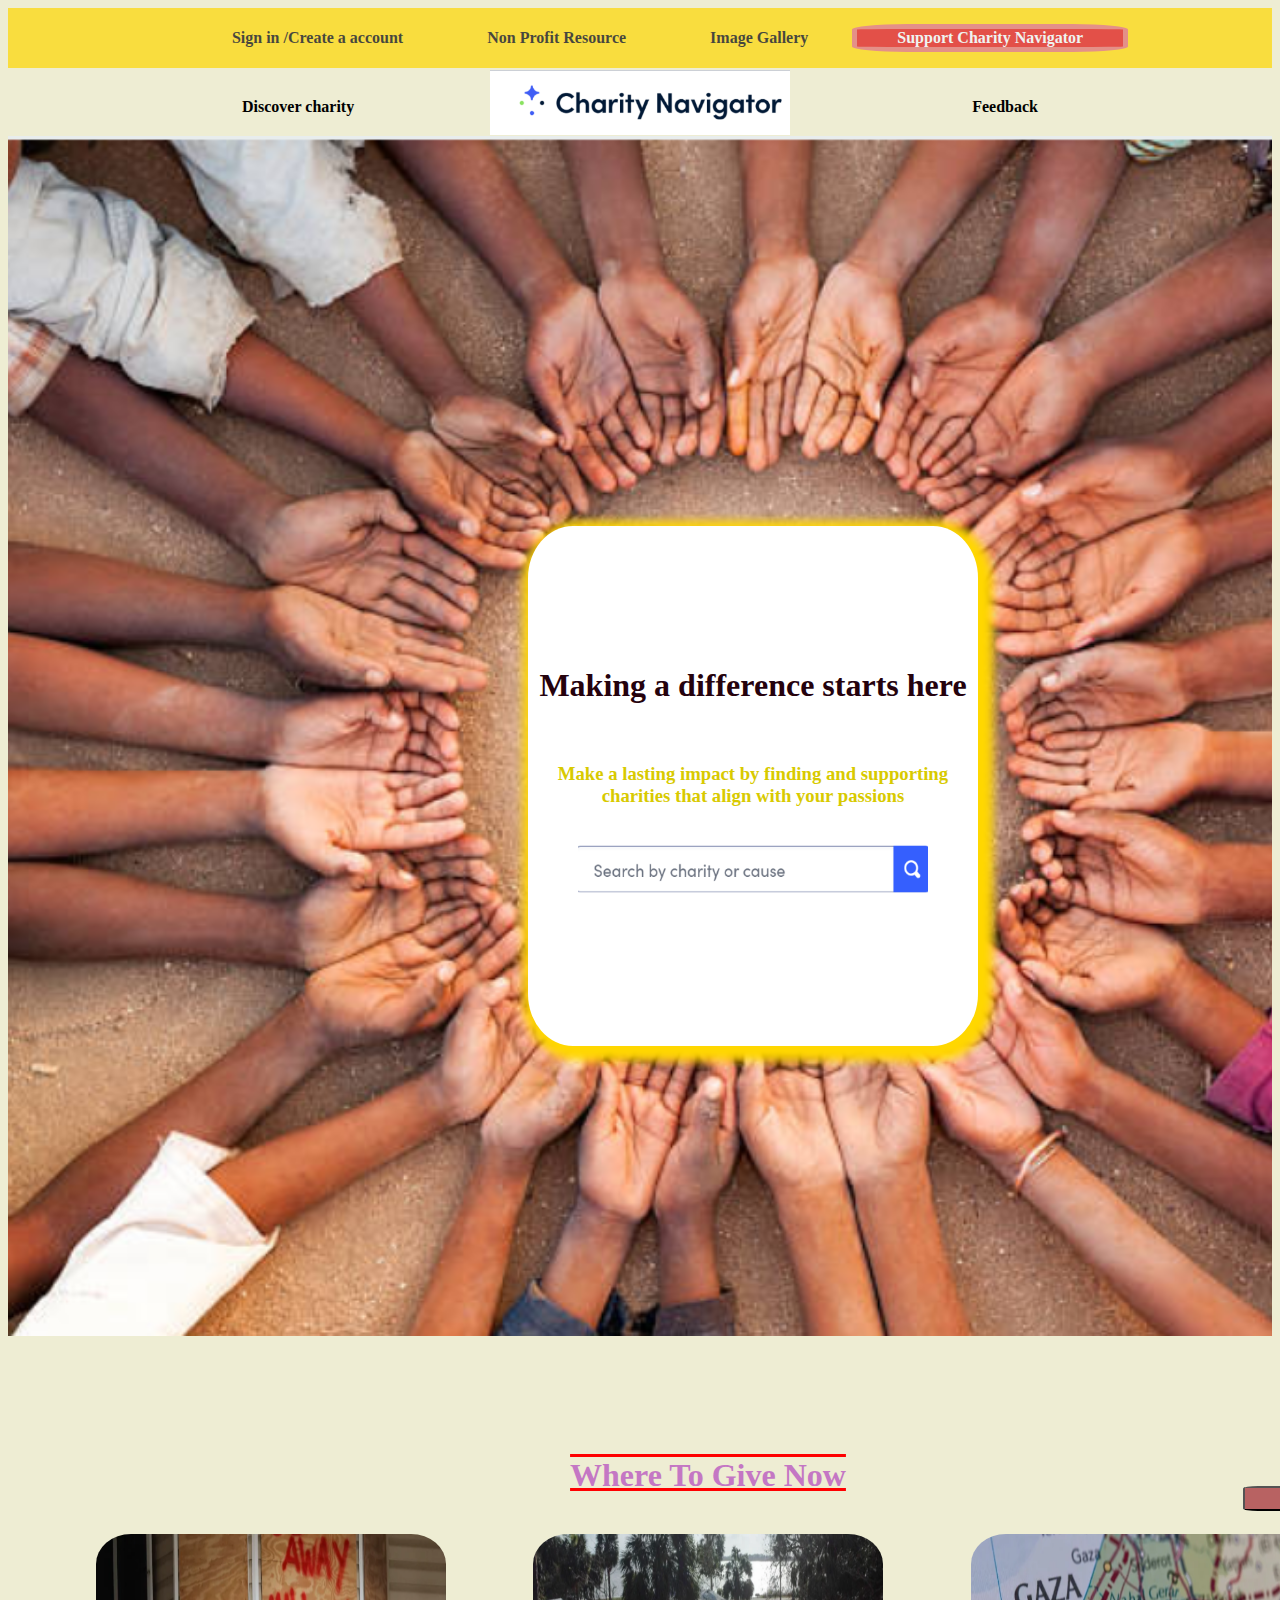
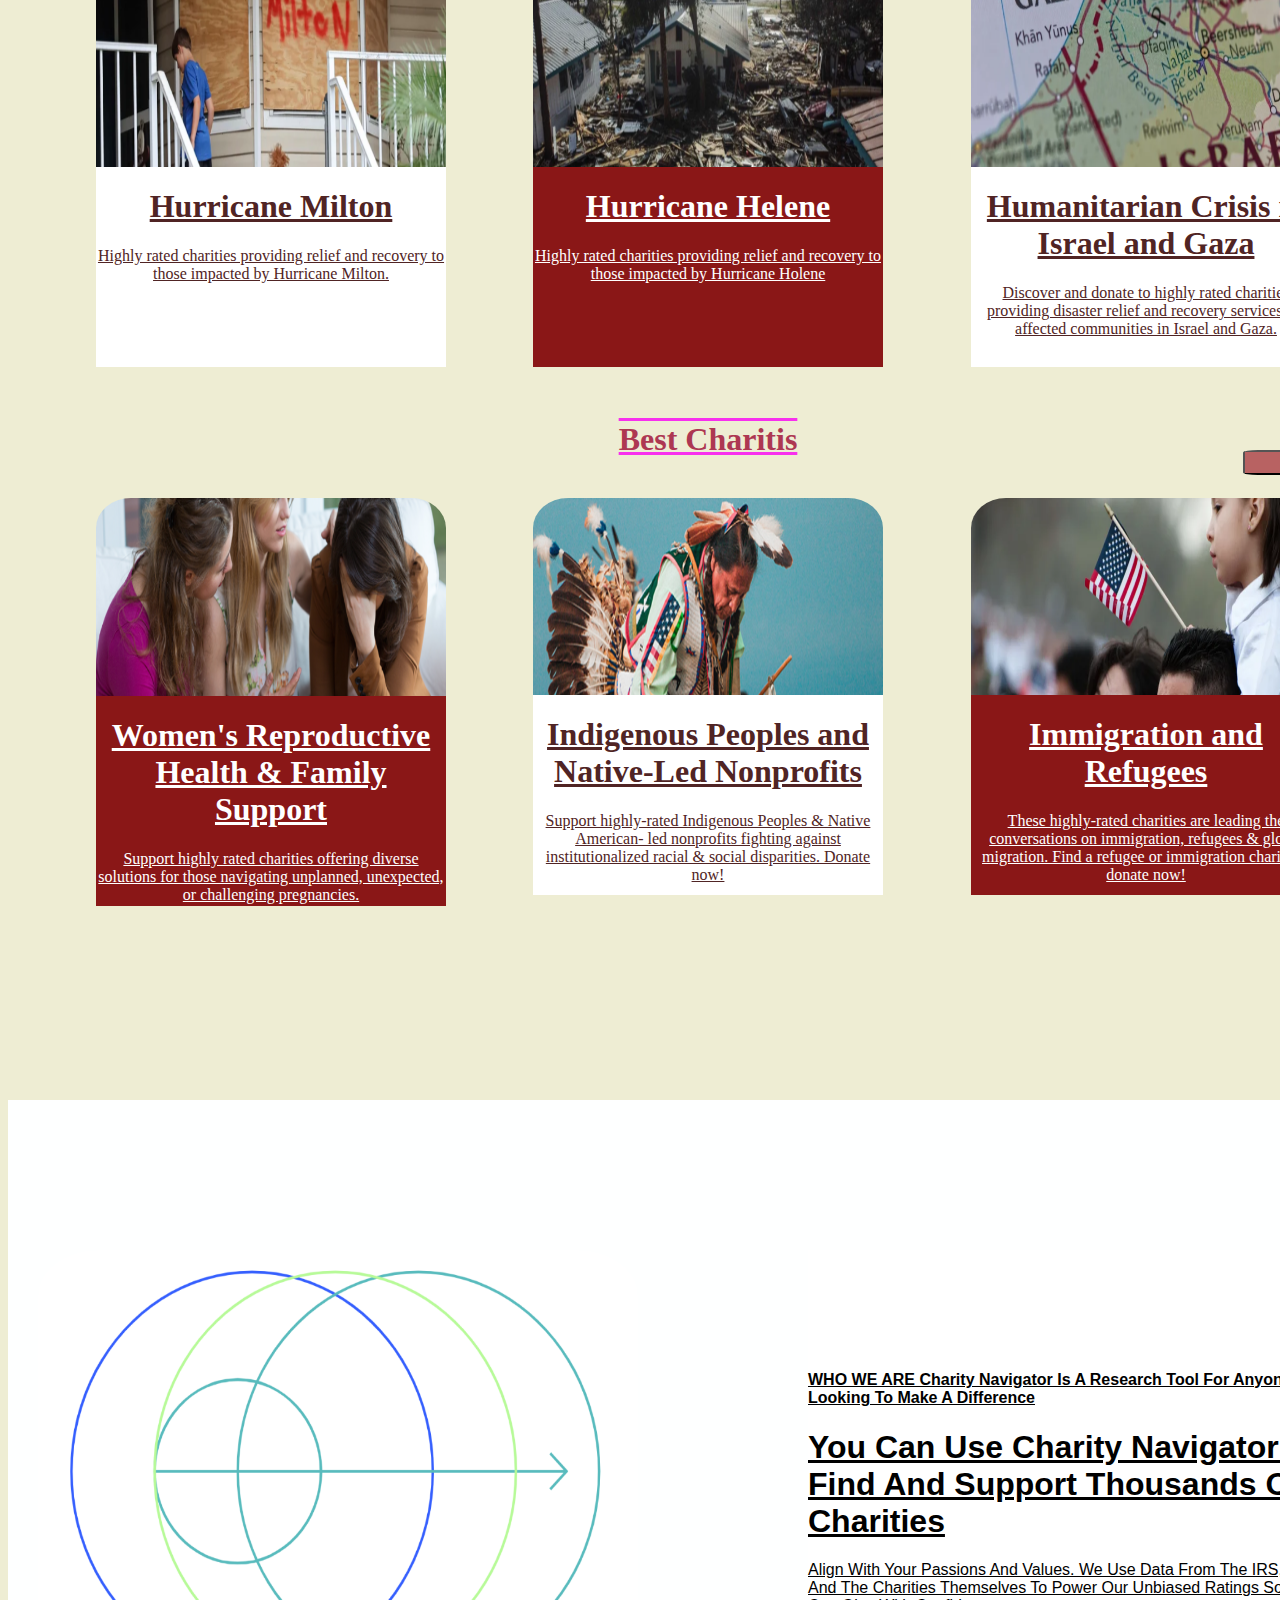
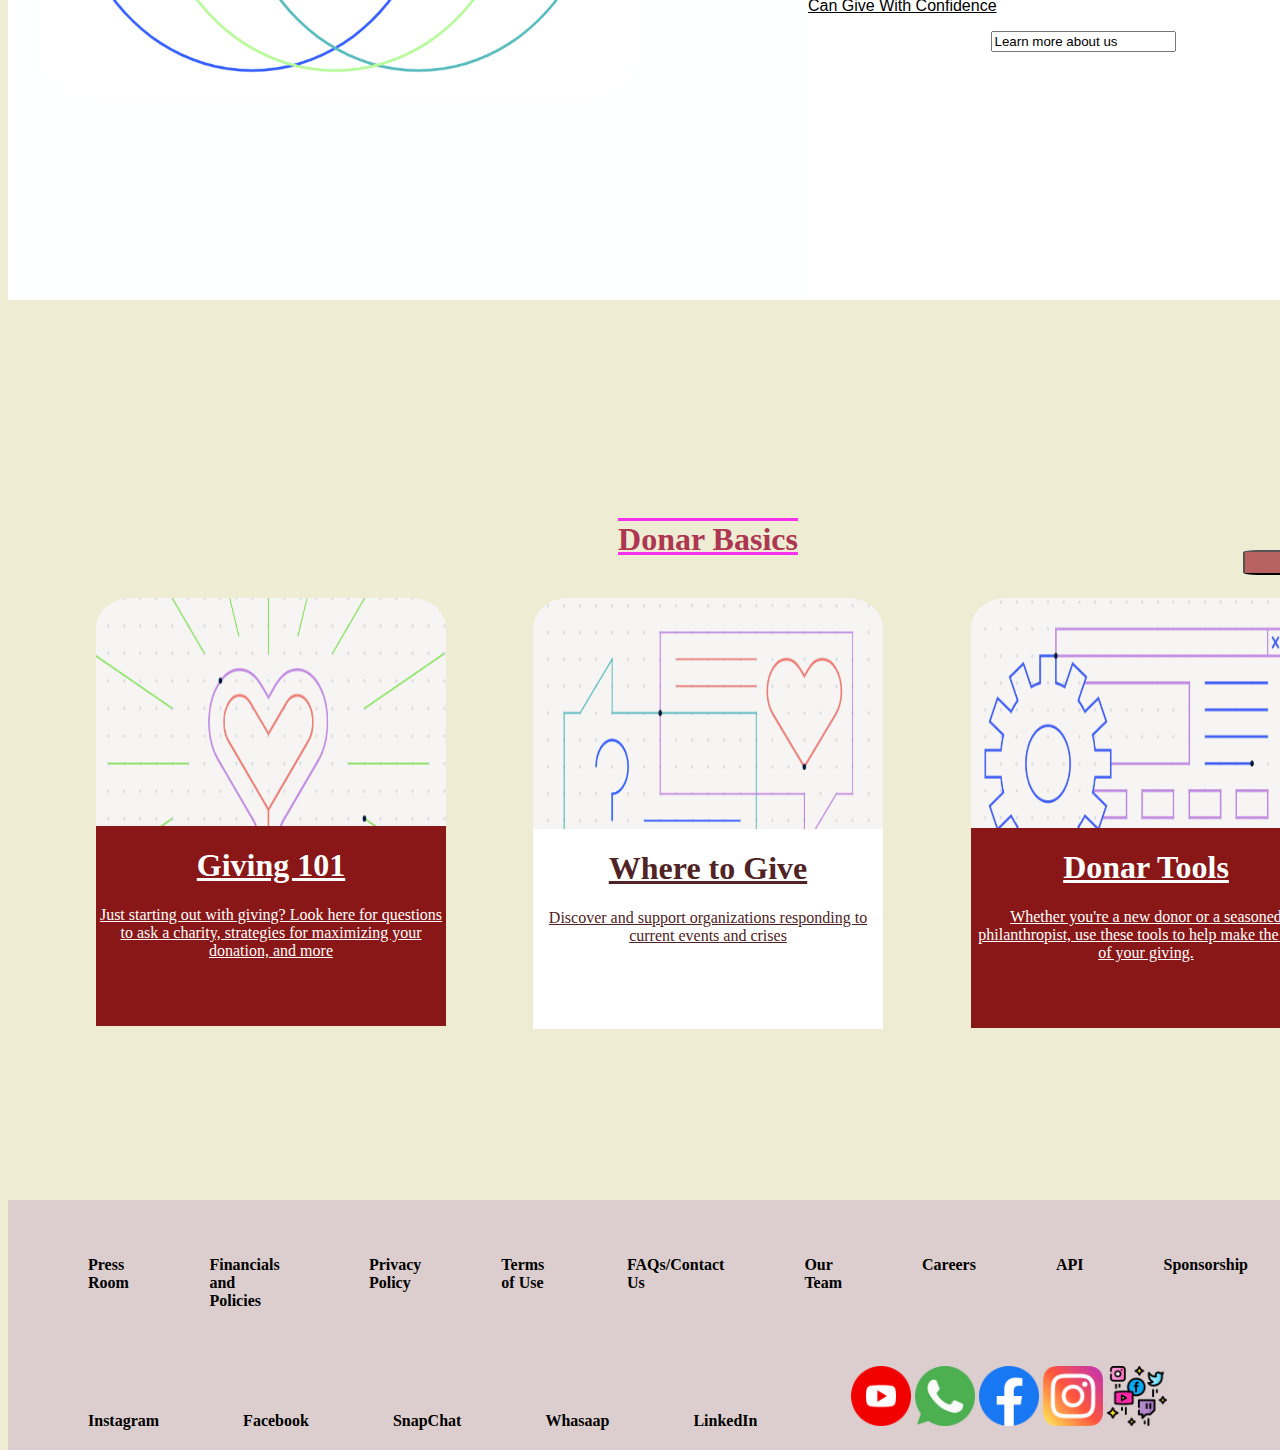
<file: index.html>
<!DOCTYPE html>
<html lang="en">
<head>
    <meta charset="UTF-8">
    <meta name="viewport" content="width=device-width, initial-scale=1.0">
    <title>Charity Donation Website</title>
    <link rel="stylesheet" href="style.css">
</head>
<body>
    <header id="home">
        <div class="outer">
        <ul style="color: black;">
            <a href="sign.html"><li>Sign in /Create a account</li></a>
            <a href="https://nonprofitssource.com/"><li>Non Profit Resource</li></a>
            <a href="image.html"><li>Image Gallery</li></a>
            <div class="divbox"><a href="https://nonprofitssource.com/">Support Charity Navigator</a></div>
            <!-- <img  id="startimg" src="Gallery/Screenshot 2024-12-09 012407.png" alt="image"> -->
        </ul>
    </div>
        <div class="seched">
            <img href="#home" id="secimg"src="Gallery/Screenshot 2024-12-09 013449.png" alt="img">
            <a id="a"href="form.html">Discover charity</a>
            <a  id="a" href="#page6">Donar Basics</a>
            <a id="a" href="feedback.html">Feedback</a>
        </div>
    </header>
     <content>
         <div class="out">
            <!-- <img id="img2" src="Gallery/Screenshot 2024-12-10 061617.png" alt="img">
            <img id="img3" src="Gallery/Screenshot 2024-12-10 231251.png" alt="img"> -->
            <div class="he">
                <h1 id="www">Making a difference starts here</h1>
                <br>
                <h3>Make a lasting impact by finding and supporting charities that align with your passions</h3>
                <br>
                <img id="search" src="Gallery/Screenshot 2024-12-10 061539.png" alt="img">
            </div>
            <!-- <img class="img" src="Gallery/Screenshot 2024-12-10 061602.png" alt="img"> -->
        </div>
        <!-- <div class="page2">
        <div class="box2">
              <h1 id="h">HOLIDAY SEASON</h1>
                <br>
                <h2>Make an impact this Holiday Season</h2>
                <br>
                <p>With our ratings and tools, giving confidently becomes easy, transforming your generosity into powerful impact for the causes you care about.</p>
                <br>
                <input id="button1" type="button" value="Holiday Giving Hub!">
                <input id="button2" type="button" value="Support Charity Navigator">
        </div> -->
        <div class="page3">
            <h1 id="o">Where To Give Now</h1>
            <input id="view" type="button" value="View">
            <br>
            <div class="images">
            <img id="p1" src="Gallery/Screenshot 2024-12-11 010625.png" alt="img">
            <img id="p2" src="Gallery/Screenshot 2024-12-11 010638.png" alt="img">
            <img id="p3" src="Gallery/Screenshot 2024-12-11 010653.png" alt="img">
            </div>
            <br>
            <div class="c1"><h1>Hurricane Milton</h1><p>Highly rated charities providing relief and recovery to those impacted by Hurricane Milton.</p></div>
            <div class="c2"><h1>Hurricane Helene</h1><p>Highly rated charities providing relief and recovery to those impacted by Hurricane Holene</p></div>
            <div class="c3"><h1>Humanitarian Crisis in Israel and Gaza</h1><p>Discover and donate to highly rated charities providing disaster relief and recovery services for affected communities in Israel and Gaza.</p></div>
        </div>
        <div class="page4">
            <h1 id="i">Best Charitis</h1>
            <input id="viewi" type="button" value="View">
            <br>
            <div class="imagesi">
            <img id="p4" src="Gallery/Screenshot 2024-12-11 023400.png" alt="img">
            <img id="p5" src="Gallery/Screenshot 2024-12-11 023413.png" alt="img">
            <img id="p6" src="Gallery/Screenshot 2024-12-11 023631.png" alt="img">
            </div>
            <br>
            <div class="c4"><h1>Women's Reproductive Health & Family Support</h1><p>Support highly rated charities offering diverse solutions for those navigating unplanned, unexpected, or challenging pregnancies.</p></div>
            <div class="c5"><h1>Indigenous Peoples and Native-Led Nonprofits</h1><p>Support highly-rated Indigenous Peoples & Native American- led nonprofits fighting against institutionalized racial & social disparities. Donate now!</p></div>
            <div class="c6"><h1>Immigration and Refugees</h1><p>These highly-rated charities are leading the conversations on immigration, refugees & global migration. Find a refugee or immigration charity & donate now!</p></div>
        </div>
        <div class="page5">
            <div  class="para1">
                <h4 id="r">WHO WE ARE Charity Navigator is a research tool for anyone looking to make a difference</h4>
                <h1 id="r">You can use Charity Navigator to find and support thousands of charities </h1>
                <p id="r">align with your passions and values. We use data from the IRS, partners, and the charities themselves to power our unbiased ratings so that you can give with confidence</p>
                <input type="button6" value="Learn more about us">
            </div>
            <img id="bigimg" src="Gallery/Screenshot 2024-12-11 161925.png">
        </div>
        <div class="page6">
            <h1 id="bb">Donar Basics</h1>
            <input id="viewb" type="button" value="View">
            <br>
            <div class="imagesb">
            <img id="p7" src="Gallery/Screenshot 2024-12-11 182932.png" alt="img">
            <img id="p8" src="Gallery/Screenshot 2024-12-11 182946.png" alt="img">
            <img id="p9" src="Gallery/Screenshot 2024-12-11 182957.png" alt="img">
            </div>
            <br>
            <div class="c7"><h1>Giving 101</h1><p>Just starting out with giving? Look here for questions to ask a charity, strategies for maximizing your donation, and more</p></div>
            <div class="c8"><h1>Where to Give</h1><p>Discover and support organizations responding to current events and crises</p></div>
            <div class="c9"><h1>Donar Tools</h1><p>Whether you're a new donor or a seasoned philanthropist, use these tools to help make the most of your giving.</p></div>
        </div>
        <div class="futter">
        <ul id="row1">
                <a href="https://www.collinsdictionary.com/dictionary/english/press-room"><li>Press Room</li></a>
                <a href="https://en.wikipedia.org/wiki/Finance"><li>Financials and Policies</li></a>
                <a href="https://policies.google.com/privacy?hl=en-US"><li>Privacy Policy </li></a>
                <a href="https://termly.io/resources/templates/terms-of-use-template/#:~:text=Terms%20of%20use%20are%20the,or%20service%20provider%20and%20user."><li>Terms of Use</li></a>
                <a href="https://www.youtube.com/t/contact_us"><li>FAQs/Contact Us</li></a>
                <a href="#"><li>Our Team</li></a>
                <a href="https://word.tips/spelling/career-vs-carrer/"><li>Careers</li></a>
                <a href="https://en.wikipedia.org/wiki/API"><li>API</li></a>
                <a href="https://dictionary.cambridge.org/dictionary/english/sponsorship"><li>Sponsorship</li></a>
        </ul> 
        <ul id="row2">
            <a href="https://www.instagram.com/"> <li>Instagram</li></a>
            <a href="https://www.facebook.com/"><li>Facebook</li></a>
            <a href="https://www.snapchat.com/"><li>SnapChat</li></a>
            <a href="https://www.instagram.com/"><li>Whasaap</li></a>
            <a href="https://www.instagram.com/"><li>LinkedIn</li></a>
        </ul>
       <img id ="icon1"src="Gallery/youube.png" alt="img">
        <img id ="icon1" src="Gallery/w3hasaaping.png" alt="img">
        <img id ="icon1" src="Gallery/facebook ing.png" alt="img">
        <img id ="icon1" src="Gallery/instaimage.png" alt="img">
        <img id ="icon1" src="Gallery/6081954.png" alt="img">
       </div>
        <!-- <iframe id="video" src="Doing the most good with your charitable donations.mp4"></iframe> -->
    </div>
    </content>
    <script src="script.js"></script>
   
</body>
</html>
</file>
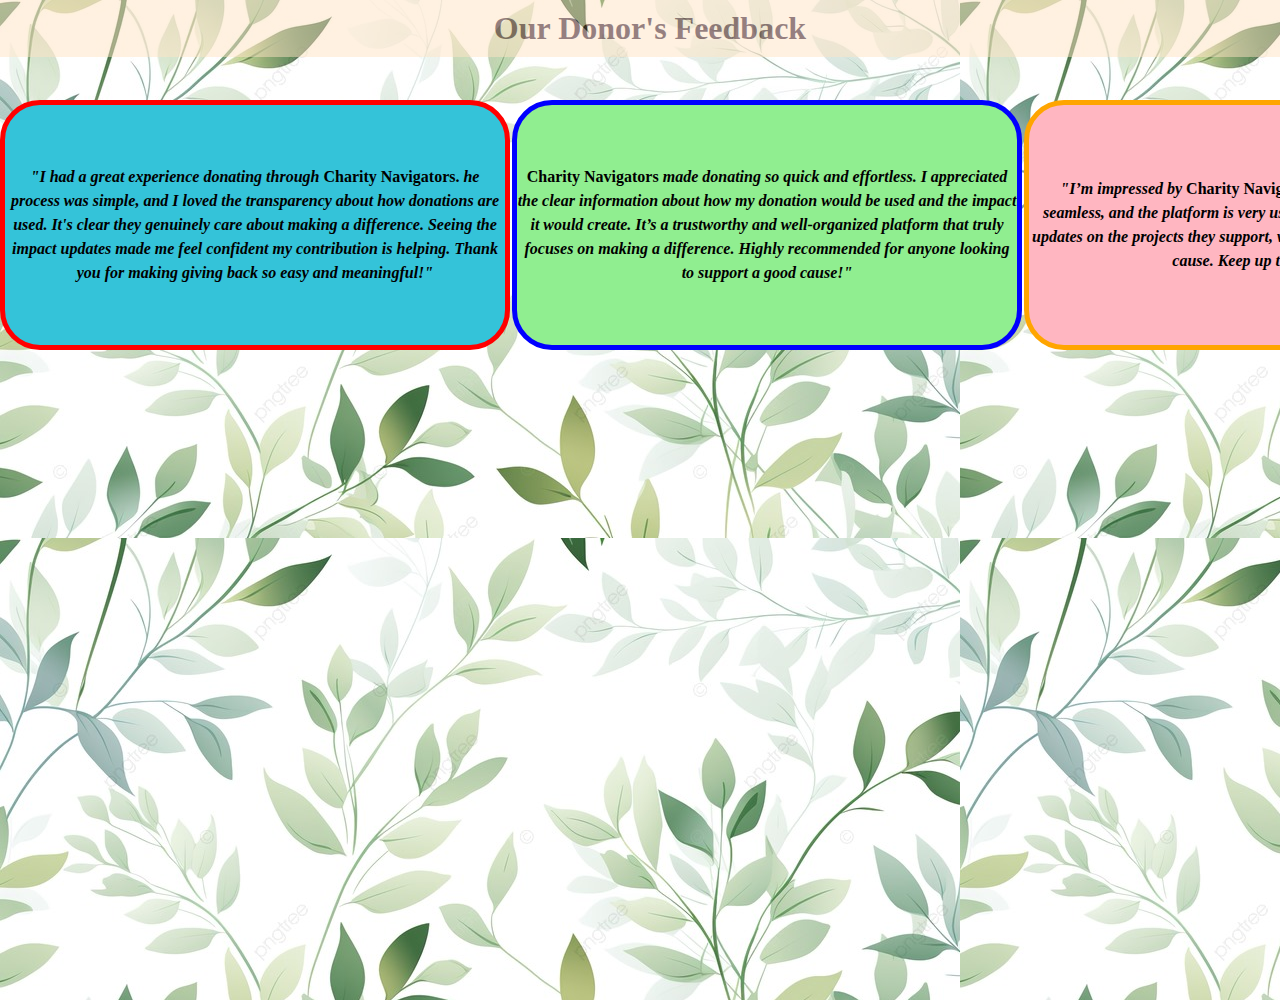
<file: feedback.html>
<!DOCTYPE html>
<html lang="en">

<head>
    <meta charset="UTF-8">
    <meta name="viewport" content="width=device-width, initial-scale=1.0">
    <title>Feedback</title>
    <style>body {
        width: 100%;
        height: 100vh;
        margin: 0;
        padding: 0;
        background-image: url('Gallery/WhatsApp Image 2024-12-13 at 22.35.10_bdf0713a.jpg');
   }
    
      h1 {
        color: #2f0000;
        background-color: bisque;
        position: fixed;
        top: 0; 
        left: 0; 
        width: 100%; 
        z-index: 10; 
        padding: 10px;
        margin: 0;
        text-align: center;
        opacity: 0.5;
    } 
    .wrapper{
        max-height: 120px;
        border: 1px soild #ddd;
        display: flex;
        overflow-x: autof;
        margin-top: 100px;
        
    
    }
    .wrapper::-webkit-scrollbar{
        width: 0;
    }
    .wrapper .item{
        min-width:510px;
        height:250px;
        line-height: 110px;
        text-align: center;
        background-color: aqua;
        margin-right: 2px;
        border-radius: 40px;
        overflow: hidden;
        display: flex;
        align-items: center;
        justify-content: center;
        box-sizing: border-box;
    }
    .wrapper .item p{
        margin: 0;
        font-size: 16px;
        line-height: 1.5;
        text-align: center;
        font-weight: bold;
    }
    
    .wrapper .item:nth-child(1) {
        background-color: #34c3d9;
        border: 5px solid red;
    }
    
    .wrapper .item:nth-child(2) {
        background-color: lightgreen;
        border: 5px solid blue;
    }
    
    .wrapper .item:nth-child(3) {
        background-color: lightpink;
        border: 5px solid orange;
    }
    
    .wrapper .item:nth-child(4) {
        background-color: #f5f38e;
        border: 5px solid aqua;
    }</style>
</head>

<body>
    <h1>Our Donor's Feedback</h1>
    <div class="wrapper">
        <div class="item">
            <p>
                <i>"I had a great experience donating through</i><b> Charity Navigators</b>. <i>he process was simple, and I
                    loved the
                    transparency about how donations are used. It's clear they genuinely care about making a difference.
                    Seeing the impact updates made me feel confident my contribution is helping. Thank you for making
                    giving
                    back so easy and meaningful!"</i>
            </p>
        </div>
        <div class="item">
            <p>
                <b>Charity Navigators</b> <i>made donating so quick and effortless. I appreciated the clear information
                about how my
                donation would be used and the impact it would create. It’s a trustworthy and well-organized platform
                that truly focuses on making a difference. Highly recommended for anyone looking to support a good
                cause!"</i>
            </p>
        </div>
        <div class="item">
            <p>
                <i> "I’m impressed by </i><b>Charity Navigators!</b> <i>The donation process was seamless, and the platform is very
                user-friendly. I love how they provide updates on the projects they support, which makes me feel
                connected to the cause. Keep up the great work!"</i>
            </p>
        </div>
        <div class="item">
            <p>
                <i> "Donating through </i><b>Charity Navigators</b> <i>was such a positive experience. The platform is simple,
                transparent,
                and impactful. I felt confident knowing exactly how my contribution would help. It’s great to see the
                passion behind the causes they support. Thank you for making giving so rewarding!"</i>
            </p>
        </div>

    </div>


</body>

</html>
</file>
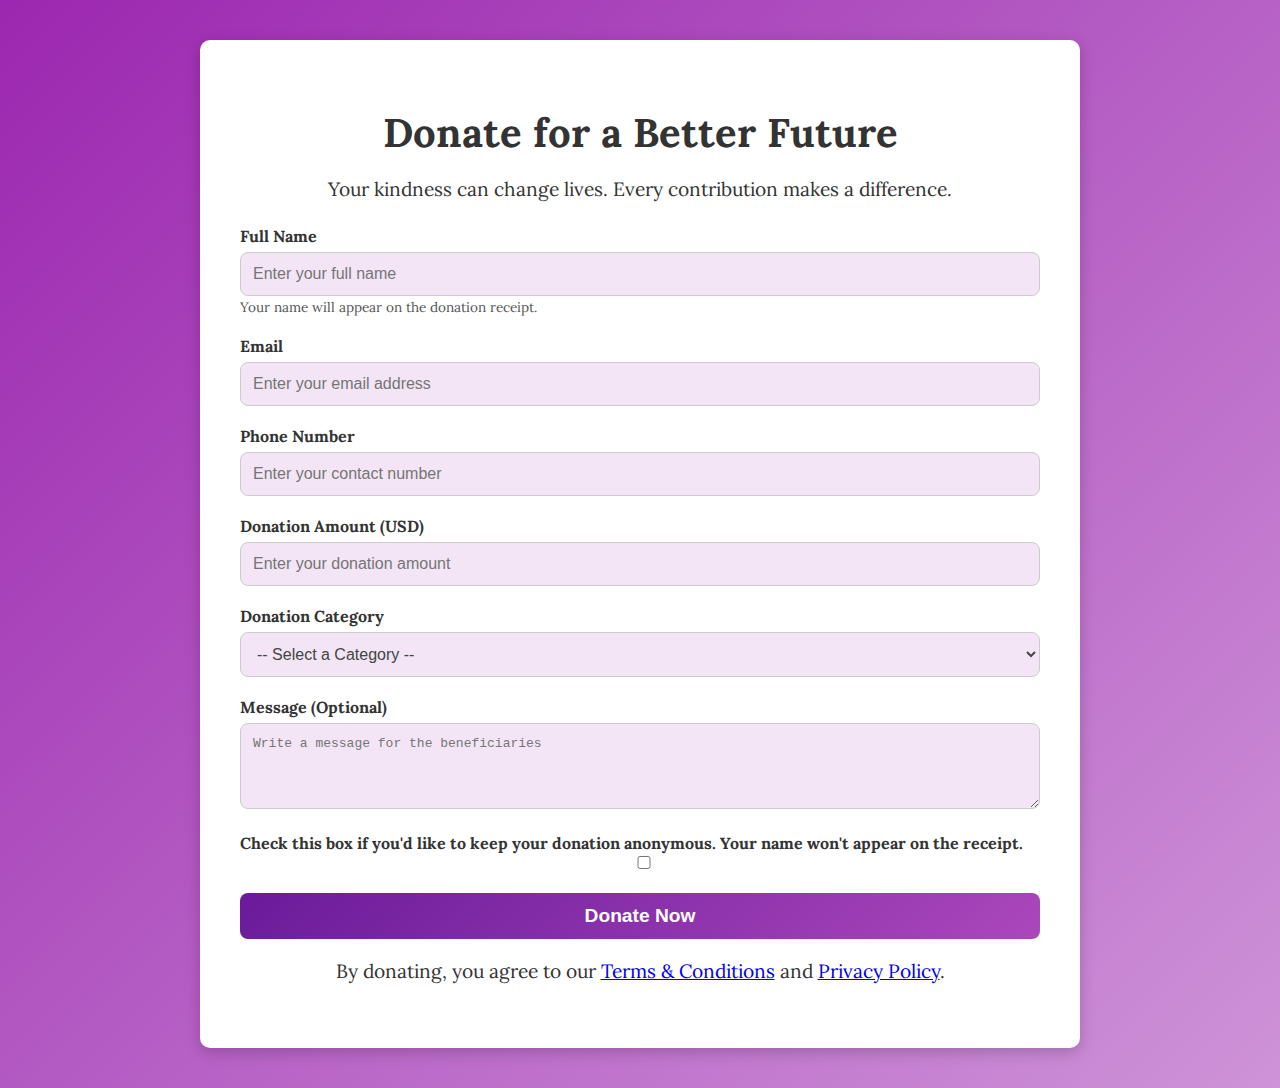
<file: form.html>
<!DOCTYPE html>
<html lang="en">
<head>
    <meta charset="UTF-8">
    <meta name="viewport" content="width=device-width, initial-scale=1.0">
    <title>Charity Donation Form</title>
    <!-- Google Font Lora -->
    <link href="https://fonts.googleapis.com/css2?family=Lora:wght@400;700&display=swap" rel="stylesheet">
    <style>
        body {
            font-family: 'Lora', serif; /* Changed to Lora */
            margin: 0;
            padding: 0;
            background: linear-gradient(135deg, #9c27b0, #ce93d8);
            color: #222; /* Darker text color for better readability */
            transition: background 1s ease-in-out;
        }
        .form-container {
            max-width: 800px; /* Increased the width */
            margin: 40px auto;
            padding: 40px; /* Increased padding for more space inside */
            background: #ffffff;
            border-radius: 10px;
            box-shadow: 0 4px 15px rgba(0, 0, 0, 0.2);
            animation: fadeIn 0.5s ease-in-out;
        }
        @keyframes fadeIn {
            from { opacity: 0; transform: translateY(-30px); }
            to { opacity: 1; transform: translateY(0); }
        }
        .form-container h1 {
            text-align: center;
            color: #333; /* Darker heading color */
            margin-bottom: 10px;
            font-size: 2.5em; /* Slightly larger heading */
            font-weight: 700;
        }
        .form-container p {
            text-align: center;
            color: #333; /* Darker paragraph text */
            margin-bottom: 25px;
            font-size: 1.2em;
        }
        .form-group {
            margin-bottom: 20px;
        }
        .form-group label {
            display: block;
            font-weight: bold;
            margin-bottom: 6px;
            color: #333; /* Darker label color */
        }
        .form-group input, .form-group select, .form-group textarea {
            width: 100%;
            padding: 12px;
            border: 1px solid #ccc;
            border-radius: 8px;
            font-size: 1em;
            box-sizing: border-box;
            transition: all 0.3s;
            background-color: #f3e5f5;
            color: #444; /* Darker text color inside form fields */
        }
        .form-group input:hover, .form-group select:hover, .form-group textarea:hover {
            background-color: #e1bee7;
            box-shadow: 0 0 6px rgba(0, 0, 0, 0.1);
        }
        .form-group input:focus, .form-group select:focus, .form-group textarea:focus {
            border-color: #6a1b9a;
            background-color: #d1c4e9;
            box-shadow: 0 0 6px rgba(106, 27, 154, 0.4);
            outline: none;
        }
        .form-group button {
            width: 100%;
            padding: 12px;
            background: linear-gradient(135deg, #6a1b9a, #ab47bc);
            color: white;
            border: none;
            border-radius: 8px;
            font-size: 1.2em;
            font-weight: bold;
            cursor: pointer;
            transition: background 0.3s, transform 0.2s;
        }
        .form-group button:hover {
            background: linear-gradient(135deg, #4a148c, #8e24aa);
            transform: scale(1.03);
        }
        .form-group .tooltip {
            font-size: 0.85em;
            color: #555; /* Darker tooltip color */
        }
        .form-group .disclaimer {
            font-size: 0.8em;
            color: #555; /* Darker disclaimer text */
            margin-top: 15px;
            text-align: center;
        }
        .form-group .disclaimer a {
            color: #6a1b9a;
            text-decoration: none;
        }
        .form-group .disclaimer a:hover {
            text-decoration: underline;
        }

        /* Style for the "Donate Anonymously" checkbox */
        .form-group .checkbox-container {
            border: 2px solid #333; /* Dark border */
            padding: 10px;
            border-radius: 8px;
            background-color: #f8f8f8;
        }

        /* Increased the checkbox size */
        .form-group .checkbox-container input {
            margin-left: 10px;
            transform: scale(1.5); /* Makes the checkbox 1.5 times larger */
        }
    </style>
</head>
<body>

<div class="form-container">
    <h1>Donate for a Better Future</h1>
    <p>Your kindness can change lives. Every contribution makes a difference.</p>
    <form action="#" method="post">
        <div class="form-group">
            <label for="name">Full Name</label>
            <input type="text" id="name" name="name" placeholder="Enter your full name" required>
            <span class="tooltip">Your name will appear on the donation receipt.</span>
        </div>
        <div class="form-group">
            <label for="email">Email</label>
            <input type="email" id="email" name="email" placeholder="Enter your email address" required>
        </div>
        <div class="form-group">
            <label for="phone">Phone Number</label>
            <input type="tel" id="phone" name="phone" placeholder="Enter your contact number" required>
        </div>
        <div class="form-group">
            <label for="amount">Donation Amount (USD)</label>
            <input type="number" id="amount" name="amount" placeholder="Enter your donation amount" required>
        </div>
        <div class="form-group">
            <label for="category">Donation Category</label>
            <select id="category" name="category" required>
                <option value="">-- Select a Category --</option>
                <option value="education">Education</option>
                <option value="health">Healthcare</option>
                <option value="food">Food Distribution</option>
                <option value="housing">Housing Support</option>
                <option value="other">Other</option>
            </select>
        </div>
        <div class="form-group">
            <label for="message">Message (Optional)</label>
            <textarea id="message" name="message" rows="4" placeholder="Write a message for the beneficiaries"></textarea>
        </div>

        <!-- Text first, then the checkbox -->
        <div class="form-group checkbox-container">
            <label for="anonymous">
                Check this box if you'd like to keep your donation anonymous. Your name won't appear on the receipt.
                <input type="checkbox" id="anonymous" name="anonymous">
            </label>
        </div>

        <div class="form-group">
            <button type="submit">Donate Now</button>
        </div>
        <div class="form-group disclaimer">
            <p>By donating, you agree to our <a href="#">Terms & Conditions</a> and <a href="#">Privacy Policy</a>.</p>
        </div>
    </form>
</div>

</body>
</html>
</file>
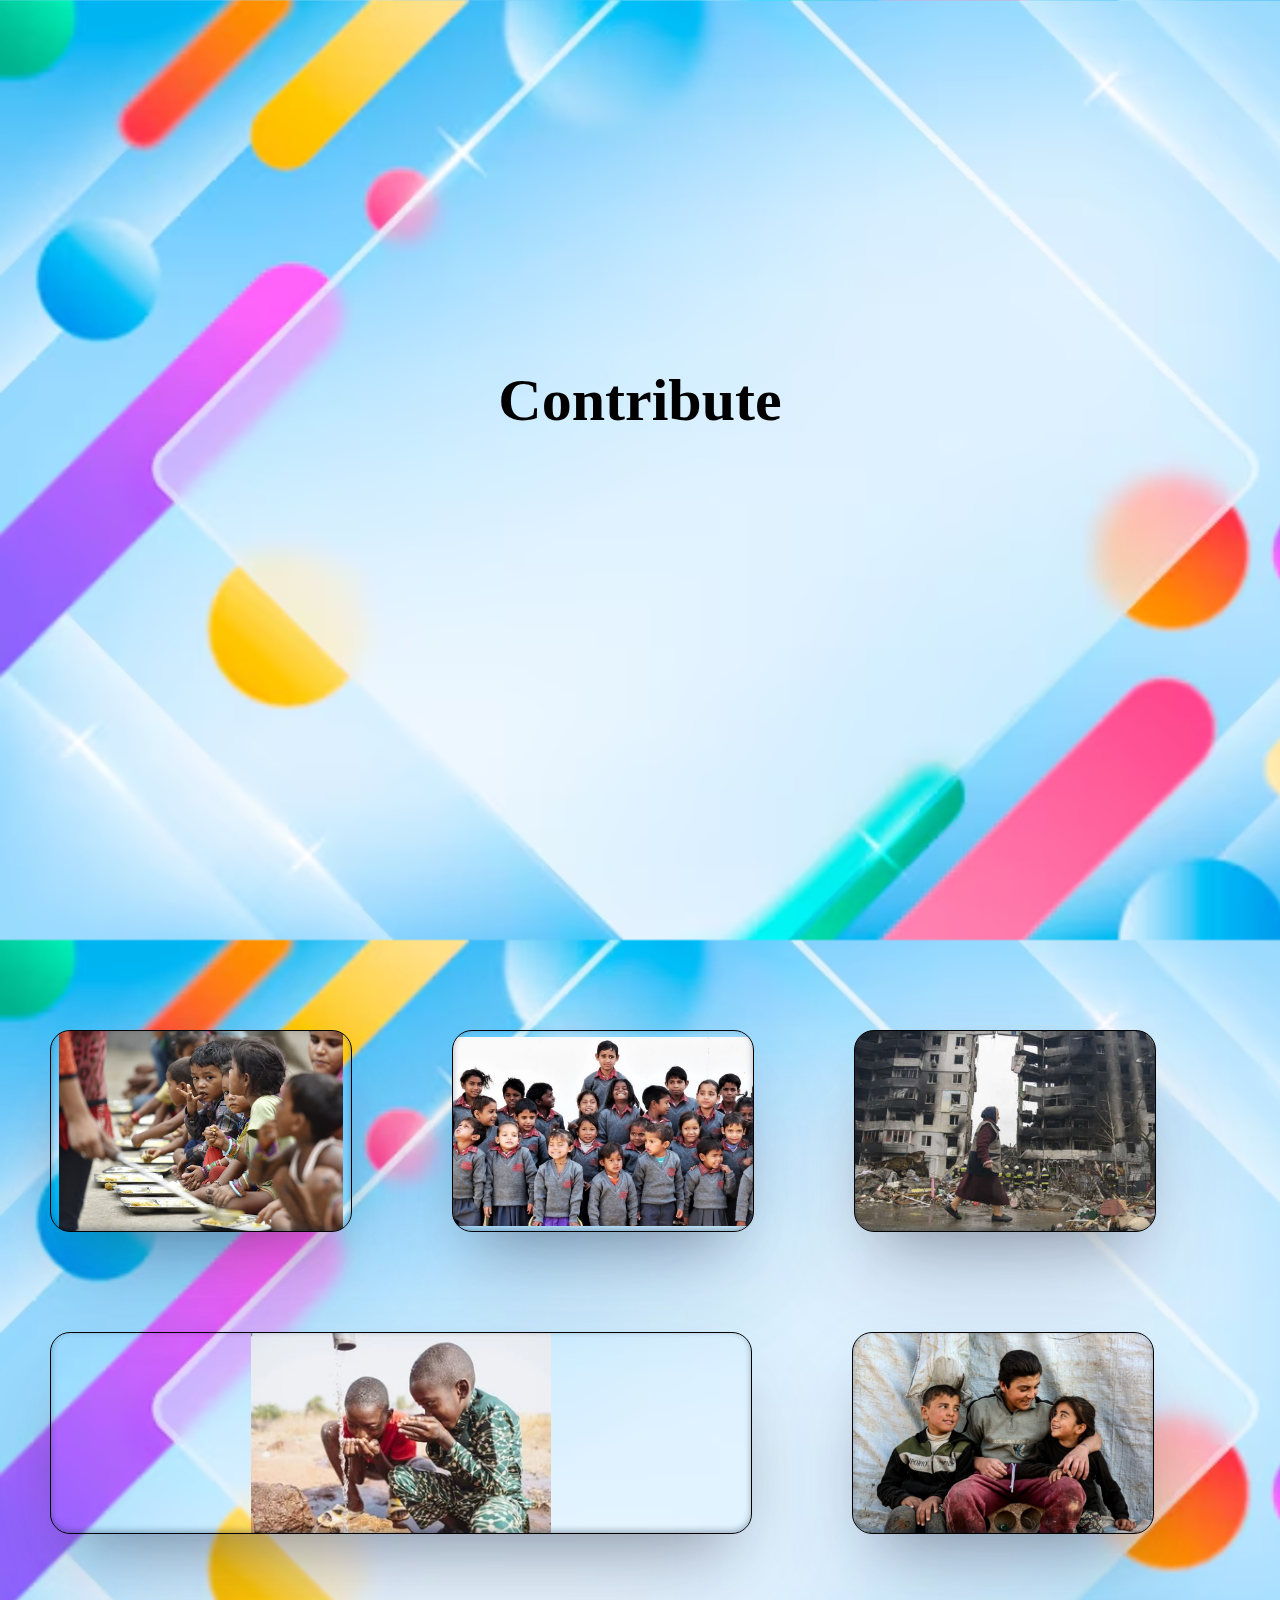
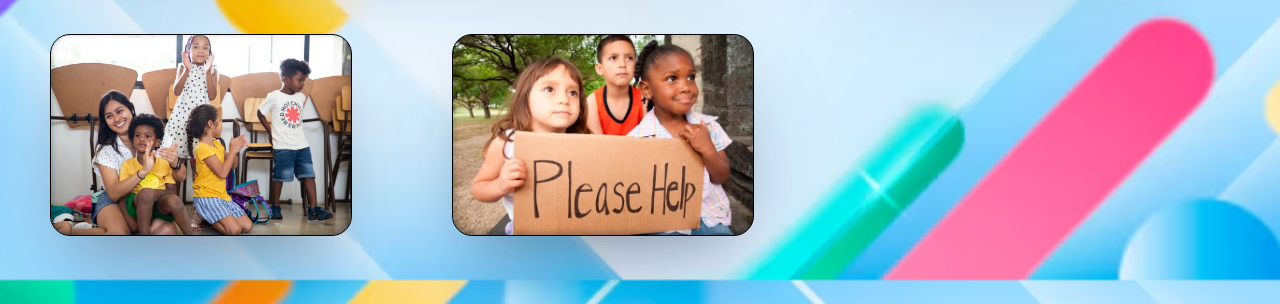
<file: image.html>
<!DOCTYPE html>
<html lang="en">
  <head>
    <meta charset="UTF-8" />
    <meta name="viewport" content="width=device-width, initial-scale=1.0" />
    <title>Gallery</title>
    <style>body {
        width: 100%;
        height: 100vh;
        margin: 0;
        padding: 0;
        background-image: url('Gallery/lelo.avif');
        background-size: cover;
      }
      
      h1 {
        width: 100%;
        height: 100vh;
        line-height: 80vh;
        text-align: center;
        display: block;
        font-size: 60px;
      }
      h1:hover {
        color: blue; /* Change text color on hover */
        transform: scale(1.1); /* Slightly enlarge the text */
        text-shadow: 0 5px 15px yellow /* Add a glowing effect */
      }
      
      .view {
        width: 100%;
        display: flex;
        align-items: center;
        flex-wrap: wrap;
      }
      
      .block {
        height: 200px;
        width: 300px;
        margin: 50px;
        border: 0.5mm solid black;
        box-shadow: rgba(50, 50, 93, 0.25) 0px 50px 100px -20px,
          rgba(0, 0, 0, 0.3) 0px 30px 60px -30px,
          rgba(10, 37, 64, 0.35) 0px -2px 6px 0px inset;
          border-radius: 20px;
      }
      
      .block:nth-child(1) {
        background-image: url('Gallery/WhatsApp Image 2024-12-13 at 16.17.35_026f7526.jpg');
        background-repeat: no-repeat; 
        background-position: center; 
        background-size: contain;
      }
      .block:nth-child(2) {
        background-image: url('Gallery/WhatsApp Image 2024-12-13 at 16.18.43_ff9daebe.jpg');
        background-repeat: no-repeat; 
        background-position: center; 
        background-size: contain;
      }
      .block:nth-child(3) {
        background-image: url('Gallery/WhatsApp Image 2024-12-13 at 16.17.58_dd4ffb8f.jpg');
        background-repeat: no-repeat; 
        background-position: center; 
        background-size: contain;
      }
      .block:nth-child(4) {
        background-image: url('Gallery/WhatsApp Image 2024-12-13 at 16.17.58_851115a5.jpg');
        background-repeat: no-repeat; 
        background-position: center; 
        background-size: contain;
        width:700px;
      }
      .block:nth-child(5) {
        background-image: url('Gallery/WhatsApp Image 2024-12-13 at 16.17.36_d5b7fdb2.jpg');
        background-repeat: no-repeat; 
        background-position: center; 
        background-size: contain;
      }
      .block:nth-child(6) {
        background-image: url('Gallery/WhatsApp Image 2024-12-13 at 16.17.36_aa6506c6.jpg');
        background-repeat: no-repeat; 
        background-position: center; 
        background-size: contain;
      }
      .block:nth-child(7) {
        background-image: url('Gallery/WhatsApp Image 2024-12-13 at 16.17.36_4159c922.jpg');
        background-repeat: no-repeat; 
        background-position: center; 
        background-size: contain;
      }
     
      
      @keyframes appear {
        from {
          opacity: 0;
          clip-path: inset(100% 100% 0 0);
        }
        to {
          opacity: 1;
          clip-path: inset(0 0 0 0);
        }
      }
      
      .block {
        animation: appear linear;
        animation-timeline: view();
        animation-range: entry 0% cover 40%;
      }</style>
  </head>
  <body>
    <h1>Contribute</h1>
    <div class="view">
      <div class="block"></div>
      <div class="block"></div>
      <div class="block"></div>
      <div class="block"></div>
      <div class="block"></div>
      <div class="block"></div>
      <div class="block"></div>
   
    </div>
  </body>
</html>
</file>
<file: style.css>
body{
    background-color: rgb(238, 237, 211);
}
.outer{
    /* color: black; */
    margin-top: 0px ;
    height : 60px;
   background-color: gold;
   display: flex;
   justify-content:center;
   opacity: 0.70;
}
a{ 
    font-weight: bolder;
    text-decoration: none;
    color:aliceblue;
    margin: 40px;
   
}
li{
    color: black;
    list-style-type: none;
    font-weight: bolder;
    display: inline-block;
}
.divbox{
    background-color: rgb(223, 14, 14);
    border: 4px black;
    display:inline-block;
    border: 5px solid  rgb(225, 105, 105);
    border-radius: 20%;

}
#startimg{
    display: inline-block;
  margin-left: 100px;
    height: 28px;
}
#secimg{
    display: inline-block;
    justify-content: left;
    margin-left:0px;
    height:65px ;
    width: 300px;
    position: absolute;
    top :70px;
    /* background-image: ; */
}
#a{
    color: black;
    display: inline-block;
    margin: 30px;
    vertical-align: middle;
}
.seched{
    color: #000;
    /*background-color: aliceblue;*/
    height:40px;
        display: flex;
    padding-bottom: 28px;
    /* vertical-align: middle; */
    text-align:center;
   /* position: fixed;*/
   justify-content: space-evenly;
}
.he{
    height: 400px;
    width: 450px;
    color: rgb(0, 0, 0);
    position: relative;
    top:390px;
    left:520px;
    background-color:#ffffff;
    border: 10px rgb(12, 20, 20);
    border-radius: 10%;
   text-align: center;
   z-index:1;
   display: i;
  box-shadow: 5px 5px 10px 10px gold;
    padding: 120px 0px 0px 0px;
}
.he:hover{
      transform:  scale(1.02,1.02);
      transition: all 2s ease-out 0.25s ;
      background-color: rgb(231, 238, 238);
      box-shadow: 5px 5px 10px 10px rgb(255, 255, 213);
}
.out{
    margin-top: 0px 0px 0px 0px;
    height: 1200px;
   background-image: url('Gallery/Screenshot 2024-12-12 174639.png');
   background-size: cover;
    display: block;
}
#www{
    color:rgb(37, 2, 13);
}
.img{
    z-index: -1;
    display: inline-block;
    height: 450px;
    width: 500px;
    border: 10px white;
    border-radius: 10%;
    margin-top: 25px;
    margin-left: 935px;
}
h3{
    color: rgb(216, 202, 0);
}
#img2{
    display: inline-block;
    height: 220px;
    width: 220px;
    border-radius: 12%;
    position:absolute;
    top: 200px;
    left:50px;
}
#img3{
    z-index:1;
    display: inline-block;
    height: 220px;
    width: 220px;
    border-radius: 12%;
    position:absolute;
    top: 320px;
    left:240px;
}
#search{
    height: 50px;
    width:350px;
}
.page2{
    height: 800px;
    background-color: rgb(222, 222, 182);
    display: block;
}
#h{
    color: rgb(194, 61, 61);
    text-decoration: underline pink;;
}
h2{
    color: rgb(132, 94, 12);
}
.page3{
   
    height: 700px;
    width:1400px;
    position: absolute;
    top:1436px;
    background-color: rgb(238, 237, 211);
}
#o{
    color: rgb(196, 119, 196);
    text-align: center;
    text-decoration: overline underline red;
    text-transform: capitalize;
}
.images{
    display: flex;
    justify-content: space-evenly;
}
#p1{
    left: 5px;
    height: 300px;
    width: 350px;
    border-radius: 10%;
}
#p1:hover{
    transition: all 2s ease-in 0.25;
    box-shadow: 0px 0px 4px 10px rgb(252, 214, 117);
    transform: scale(1.02,1.02);
}
#p2{
    height: 300px;
    width: 350px;
    border-radius: 10%;
}
#p2:hover{
    transition: all 2s ease-in 0.25;
    box-shadow: 0px 0px 4px 10px  rgb(255, 255, 255);
    transform: scale(1.02,1.02);
}
#p3{
    height: 300px;
    width: 350px;
    border-radius: 10%;
}
#p3:hover{
    transition: all 2s ease-in-out 0.25;
    box-shadow: 0px 0px 4px 10px  rgb(215, 255, 193);
    transform: scale(1.02,1.02);
}
.c1{
    text-decoration: underline;
    position: relative;
    bottom: 140px;
    left:88px;
    text-align: center;
    display: inline-block;
    color: rgb(80, 36, 36);
    background-color: rgb(255, 255, 255);
    height: 200px;
    width: 350px;
}
.c2{
    text-decoration: underline;
    position: relative;
    bottom: 140px;
    left:171px;
    text-align: center;
    display: inline-block;
    color: rgb(255, 255, 255);
    background-color: rgb(138, 23, 23);
    height: 200px;
    width: 350px;
}
.c3{
    text-decoration: underline;
    position: relative;
    bottom: 85px;
    left:255px;
    text-align: center;
    display: inline-block;
    color: rgb(80, 36, 36);
    background-color: rgb(255, 255, 255);
    height: 200px;
    width: 350px;
}
#view{
    display: inline-block;
    position: absolute;
    top: 50px;
    right:  15px;
    height: 25px;
    width: 150px;
    background-color: rgb(184, 98, 98);
    color: rgb(156, 167, 163);
    border-radius: 10%;
}
.page4{
   
    height: 700px;
    width:1400px;
    position: absolute;
    top:2000px;
    background-color: rgb(238, 237, 211);
}
#i{
    color: rgb(173, 55, 82);
    text-align: center;
    text-decoration: overline underline rgb(247, 48, 237);
    text-transform: capitalize;
}
.imagesi{
    display: flex;
    justify-content: space-evenly;
}
#p4{
    left: 5px;
    height: 300px;
    width: 350px;
    border-radius: 10%;
}
#p5{
    height: 300px;
    width: 350px;
    border-radius: 10%;
}
#p6{
    height: 300px;
    width: 350px;
    border-radius: 10%;
}
#p6:hover{
    transition: all 2s ease-in 0.25;
    box-shadow: 0px 4px 10px  rgb(221, 29, 29);
    transform: scale(1.02,1.02);
}
#p4:hover
{
    transition: all 2s ease-in 0.25;
    box-shadow:  0px 4px 10px  rgb(161, 255, 149);
    transform: scale(1.02,1.02);
}
#p5:hover{
    transition: all 2s ease-in 0.25;
    box-shadow : 0px 0px 4px 10px  rgb(11, 128, 128);
    transform:scale(1.02,1.02);
}
.c4{
    text-decoration: underline;
    position: relative;
    bottom: 120px;
    left:88px;
    text-align: center;
    display: inline-block;
    color: rgb(255, 255, 255);
    background-color: rgb(138, 23, 23);
    height: 210px;
    width: 350px;
}
.c4:hover{
    transition: all 2s ease-in-out 0.5s;
    background-color: rgb(136, 218, 229);
    color: rgb(144, 6, 34);
}
.c5{
    text-decoration: underline;
    position: relative;
    bottom: 140px;
    left:171px;
    text-align: center;
    display: inline-block;
    color: rgb(80, 36, 36);
    background-color: rgb(255, 255, 255);
    height: 200px;
    width: 350px;
}
.c6{
    text-decoration: underline;
    position: relative;
    bottom: 140px;
    left:255px;
    text-align: center;
    display: inline-block;
    color:rgb(255, 255, 255);
    background-color: rgb(138, 23, 23);
    height: 200px;
    width: 350px;
}
.c6:hover{
    transition: all 2s ease-in-out 0.5s;
    background-color: rgb(136, 218, 229);
    color: rgb(144, 6, 34);
}
#viewi{
    display: inline-block;
    position: absolute;
    top: 50px;
    right:  15px;
    height: 25px;
    width: 150px;
    background-color: rgb(184, 98, 98);
    color: rgb(156, 167, 163);
    border-radius: 10%;
}
.page5{
    position: absolute;
    top: 2700px;
    height: 800px;
    width:100%;
    background-color: rgb(254, 255, 255);
}
.para1{
    display: inline-block;
       text-decoration: underline;
       text-align: center;
       text-transform: capitalize;
       text-shadow: 10;
        position: relative;
        top:150px;
       left :800px;
        background-color:   rgb(255, 255, 255);;
        height: 550px;
        width: 550px;
        border: 10px  rgb(254, 255, 255);
        padding-top: 100px;
}
#bigimg{
    display: inline-block;
    position:absolute;
    left: 30px;
    top:150px;
    min-height: 450px;
    width: 600px;
    border-radius: 10%;
}
#button6{
    height: 50px;
    display: inline-block;
    position: relative;
    bottom: 30px;
    background-color: rgb(255, 0, 0);
    color: rgb(255,255,255);
}
#r{
    font-family: Arial, Helvetica, sans-serif, Times, serif;
    text-align: left;
}
.page6{
   
    height: 700px;
    width:1400px;
    position: absolute;
    top:3700px;
    background-color: rgb(238, 237, 211);
}
#bb{
    color: rgb(173, 55, 82);
    text-align: center;
    text-decoration: overline underline rgb(247, 48, 237);
    text-transform: capitalize;
}
.imagesb{
    display: flex;
    justify-content: space-evenly;
}
#p7{
    left: 5px;
    height: 300px;
    width: 350px;
    border-radius: 10%;
}
#p8{
    height: 300px;
    width: 350px;
    border-radius: 10%;
}
#p9{
    height: 300px;
    width: 350px;
    border-radius: 10%;
}
.c7{
    width: 350px;
    height: 200px;
    text-decoration: underline;
    position: relative;
    bottom: 90px;
    left:88px;
    text-align: center;
    display: inline-block;
    color: rgb(255, 255, 255);
    background-color: rgb(138, 23, 23);
}
.c8{
    height: 200px;
    width: 350px;
    text-decoration: underline;
    position: relative;
    bottom: 105px;
    left:171px;
    text-align: center;
    display: inline-block;
    color: rgb(80, 36, 36);
    background-color: rgb(255, 255, 255);
   
}
.c9{
    height: 200px;
    width: 350px;
    text-decoration: underline;
    position: relative;
    bottom:88px;
    left:255px;
    text-align: center;
    display: inline-block;
    color:rgb(255, 255, 255);
    background-color: rgb(138, 23, 23);
   
}
#viewb{
    display: inline-block;
    position:absolute;
    top: 50px;
    right:  15px;
    height: 25px;
    width: 150px;
    background-color: rgb(184, 98, 98);
    color: rgb(156, 167, 163);
    border-radius: 10%;
}
.futter{
    position: absolute;
    top:4400px;
    height: 250px;
    width: 100%;
    background-color: rgb(220, 206, 206);
}
#row1{
    color: aqua;
    display: inline-flex;
    justify-content: space-evenly;
}
ul{
    color: azure;
    list-style: none;
    list-style-type: none;
}
#row2{
   display: inline;
   justify-content: space-evenly;
   color: chartreuse;
}
#icon1{
    height: 60px;
    width: 60px;
    display:justify;
    justify-content: space-evenly;
    position: relative;
    bottom:0px;
    left:50px;
    justify-content:right;
}
#row2{
    color: white;
    font-weight: bolder;
}
#row1{
    color: white;
    font-weight: bolder;
}
#view:hover{
        background-color: rgba(202, 1, 1, 0.568);
        box-shadow:  0px 0px 4px 4px gold;
}
#viewi:hover{
    background-color: rgba(202, 1, 1, 0.568);
    box-shadow: 0px 0px 4px 4px gold;
}
</file>
